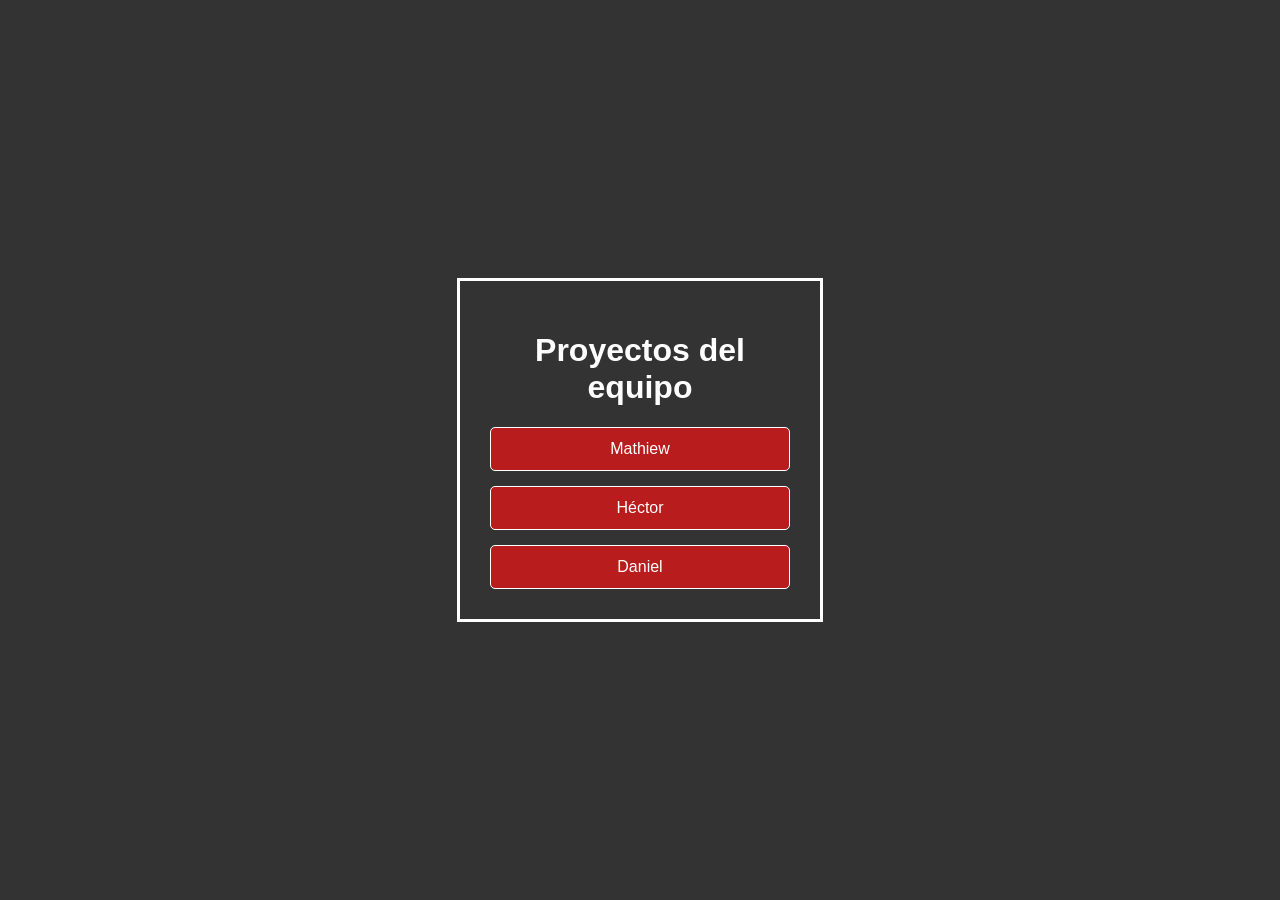
<file: index.html>
<!DOCTYPE html>
<html lang="es">
<head>
  <meta charset="UTF-8">
  <meta name="viewport" content="width=device-width, initial-scale=1.0">
  <title>Proyectos del equipo</title>
  <style>
    body {
      min-height: 100vh;
      margin: 0;
      display: flex;
      align-items: center;
      justify-content: center;
      background-color: #333;
      font-family: Arial, sans-serif;
    }

    #menu {
      width: 300px;
      padding: 30px;
      border: 3px solid white;
      text-align: center;
      color: white;
    }

    #menu a {
      display: block;
      margin-top: 15px;
      padding: 12px;
      border: 1px solid white;
      border-radius: 5px;
      background-color: #b91c1c;
      color: white;
      text-decoration: none;
    }

    #menu a:hover {
      background-color: #dc2626;
    }
  </style>
</head>
<body>
  <div id="menu">
    <h1>Proyectos del equipo</h1>
    <a href="Mathiew/index-Matt.html">Mathiew</a>
    <a href="Hector/index-Hector.html">Héctor</a>
    <a href="Daniel/index-Daniel.html">Daniel</a>
  </div>
</body>
</html>
</file>
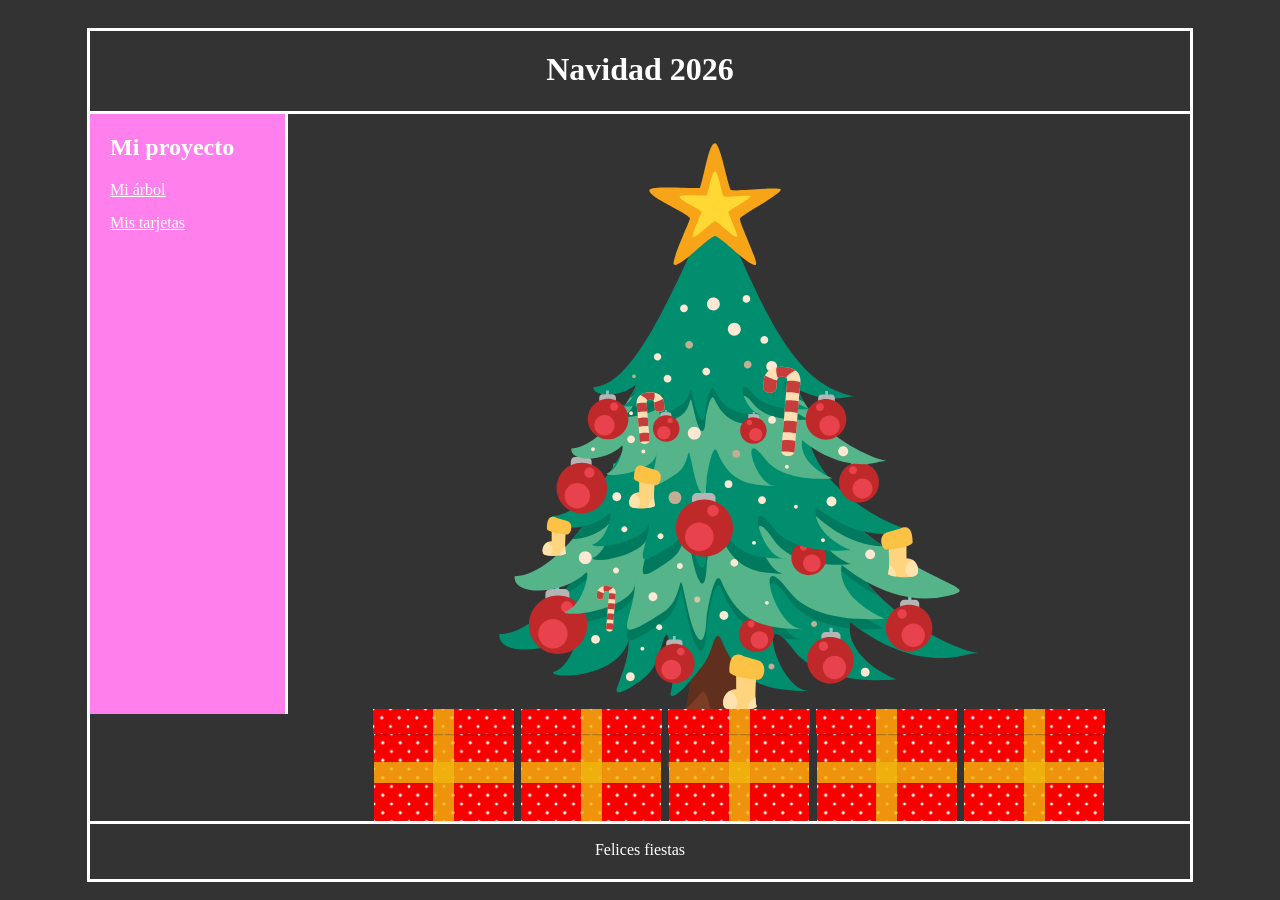
<file: Mathiew/index.html>
<!DOCTYPE html>
<html lang="es">
<head>
  <meta charset="UTF-8">
  <meta name="viewport" content="width=device-width, initial-scale=1.0">
  <title>Regalos de Navidad</title>
  <link rel="stylesheet" href="Style.css">
</head>
<body>
  <div id="contenedor">
    <div id="cabecera">
      <h1>Navidad 2026</h1>
    </div>

    <div id="menu">
      <h2>Mi proyecto</h2>
      <a href="index.html">Mi árbol</a>
      <a href="Tarjetas/Index.html">Mis tarjetas</a>
    </div>

    <div id="contenido" class="escena">
      <div class="arbol" aria-label="Árbol de Navidad"></div>

      <section class="regalos">
      <div class="regalo regalo-rojo">
        <div class="tapa"><span></span></div>
        <div class="promo">
          <p>Felices Fiestas</p>
          <h2>NAVIDAD 2026</h2>
        </div>
        <div class="caja"><span></span><span></span></div>
      </div>

      <div class="regalo regalo-azul">
        <div class="tapa"><span></span></div>
        <div class="promo">
          <p>Felices Fiestas</p>
          <h2>Navidad en familia</h2>
        </div>
        <div class="caja"><span></span><span></span></div>
      </div>

      <div class="regalo regalo-verde">
        <div class="tapa"><span></span></div>
        <div class="promo">
          <p>Felices Fiestas</p>
          <h2>Mis mejores deseos</h2>
        </div>
        <div class="caja"><span></span><span></span></div>
      </div>

      <div class="regalo regalo-dorado">
        <div class="tapa"><span></span></div>
        <div class="promo">
          <p>Felices Fiestas</p>
          <h2>Regalo especial</h2>
        </div>
        <div class="caja"><span></span><span></span></div>
      </div>

      <div class="regalo regalo-morado">
        <div class="tapa"><span></span></div>
        <div class="promo">
          <p>Felices Fiestas</p>
          <h2>Tu regalo 2026</h2>
        </div>
        <div class="caja"><span></span><span></span></div>
      </div>

      </section>
    </div>

    <div id="pie">
      <p>Felices fiestas</p>
    </div>
  </div>
</body>
</html>
</file>
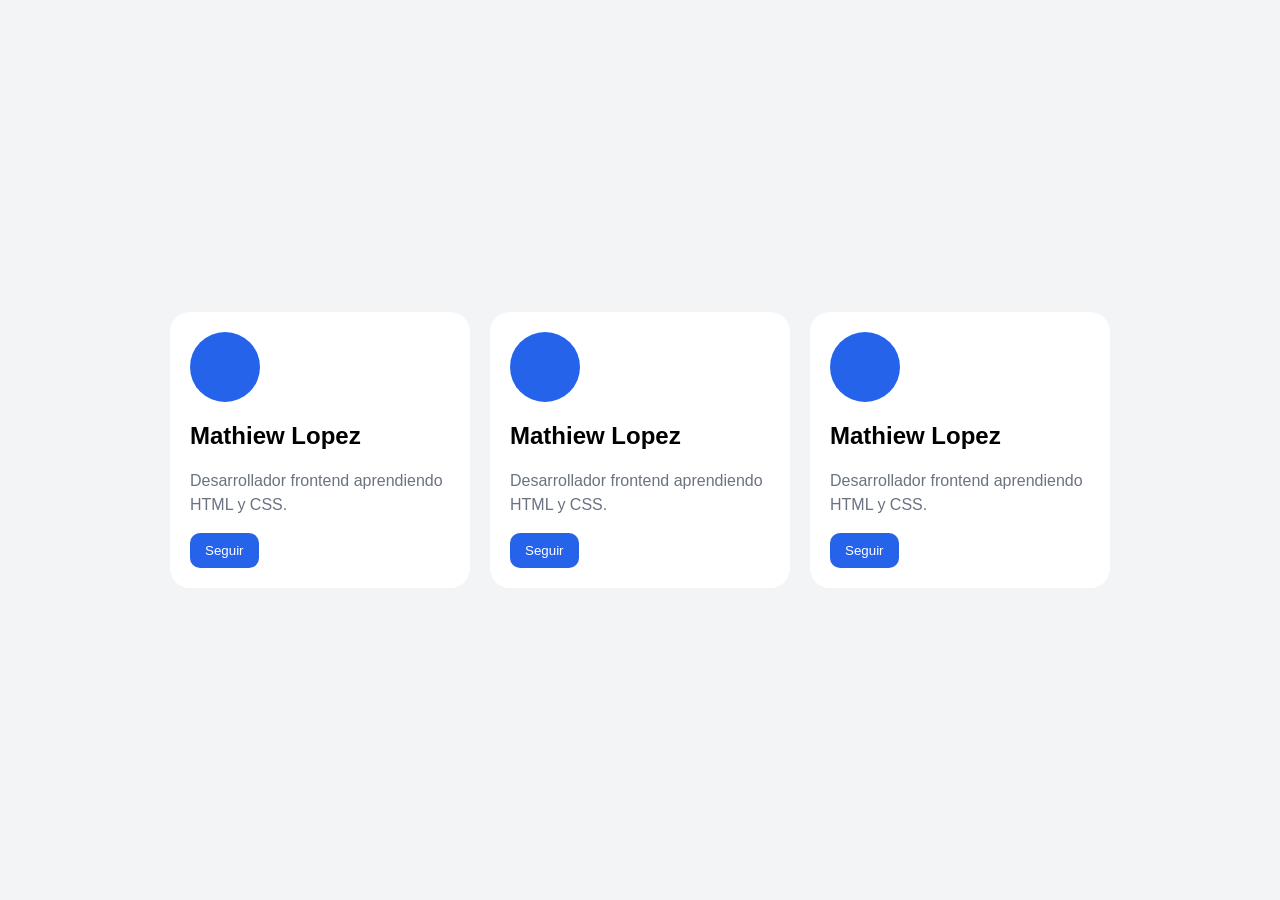
<file: Mathiew/Tarjetas/Index.html>
<!DOCTYPE html>
<html lang="es">
<head>
    <meta charset="UTF-8">
    <meta name="viewport" content="width=device-width, initial-scale=1.0">
    <title>Mi tarjeta</title>
    <style>
      :root {
        --fondo: #f3f4f6;
        --boton: #2563eb;
      }

      * {
        box-sizing: border-box;
      }

      html {
        font-size: 62.5%;
      }

      body {
        min-height: 100vh;
        margin: 0;
        padding: 2rem;
        display: flex;
        align-items: center;
        justify-content: center;
        gap: 2rem;
        background-color: var(--fondo);
        font-family: Arial, sans-serif;
        font-size: 16px;
      }

      .card {
        width: 100%;
        max-width: 30rem;
        padding: 2rem;
        background-color: white;
        border-radius: 2rem;
      }

      .profile-image {
        width: 7rem;
        height: 7rem;
        position: relative;
        background-color: var(--boton);
        border-radius: 50%;
      }

      p {
        line-height: 1.5;
        color: #6b7280;
      }

      button {
        padding: 1rem 1.5rem;
        border: none;
        border-radius: 1rem;
        background-color: var(--boton);
        color: white;
        cursor: pointer;
      }

      /* En teléfonos se muestra solamente la primera tarjeta */
      @media (max-width: 600px) {
        .card:not(:first-child) {
          display: none;
        }

        .card {
          max-width: 32rem;
        }
      }
    </style>
</head>
<body>
     <div class="card">

    <div class="profile-image">

    </div>

    <h2>Mathiew Lopez</h2>

    <p>
      Desarrollador frontend aprendiendo HTML y CSS.
    </p>

    <button>
      Seguir
    </button>

  </div>
  <div class="card">

    <div class="profile-image">

    </div>

    <h2>Mathiew Lopez</h2>

    <p>
      Desarrollador frontend aprendiendo HTML y CSS.
    </p>

    <button>
      Seguir
    </button>

  </div>
  <div class="card">

    <div class="profile-image">

    </div>

    <h2>Mathiew Lopez</h2>

    <p>
      Desarrollador frontend aprendiendo HTML y CSS.
    </p>

    <button>
      Seguir
    </button>

  </div>
</body>
</html>
</file>
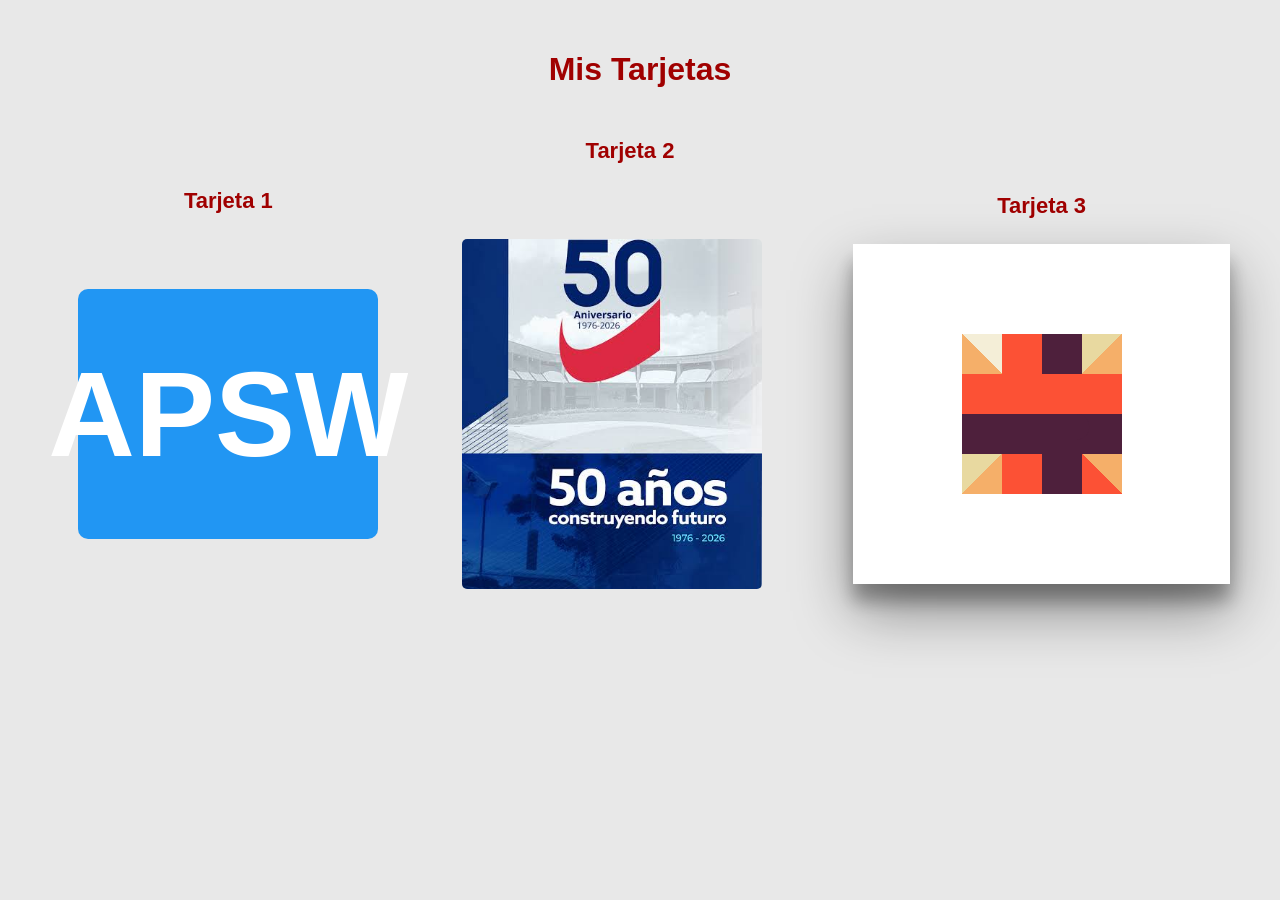
<file: Daniel/index-Daniel.html>
<!DOCTYPE html>
<html lang="es">

<head>
    <meta charset="UTF-8">
    <meta name="viewport" content="width=device-width, initial-scale=1.0">

    <title>Mis Tarjetas - APSW</title>

    <link rel="stylesheet" href="style.css">
    <link rel="stylesheet" href="css/Targeta1.css">
    <link rel="stylesheet" href="css/Targeta2.css">
    <link rel="stylesheet" href="css/Targeta3.css">

</head>

<body>

    <h1>Mis Tarjetas</h1>

    <div class="contenedor-tarjetas">

        <section class="tarjeta-uno">

            <h2>Tarjeta 1</h2>

            <div class="card-container">
                <div class="card">

                    <div class="front">
                        APSW
                    </div>

                </div>
            </div>

        </section>

        <section class="tarjeta-dos">

            <h2>Tarjeta 2</h2>

            <div class="contenedor">

                <div class="contenedor_tarjeta">

                    <figure>

                        <img
                            class="frontal"
                            src="imagen/tarjeta.jpg"
                            alt="Imagen de la tarjeta">

                        <figcaption class="trasera">

                            <h2 class="titulo">
                                Colegio Universitario de Cartago
                            </h2>

                            <hr>

                            <p>
                                Administración y Programación
                                de Sitios Web
                            </p>

                        </figcaption>

                    </figure>

                </div>

            </div>

        </section>

        <section class="tarjeta-tres">

            <h2>Tarjeta 3</h2>

            <div class="container">

                <div class="card">

                    <div class="front">

                        <div class="logo">
                            <span></span>
                        </div>

                    </div>

                    <div class="back">

                        <h1>
                            Colegio Universitario de Cartago
                            <span>CUC</span>
                        </h1>

                        <ul>
                            <li>+506-1111-1111</li>
                            <li>correo@ejemplo.com</li>
                            <li>www.cuc.ac.cr</li>
                        </ul>

                    </div>

                </div>

            </div>

        </section>

    </div>

</body>
</html>
</file>
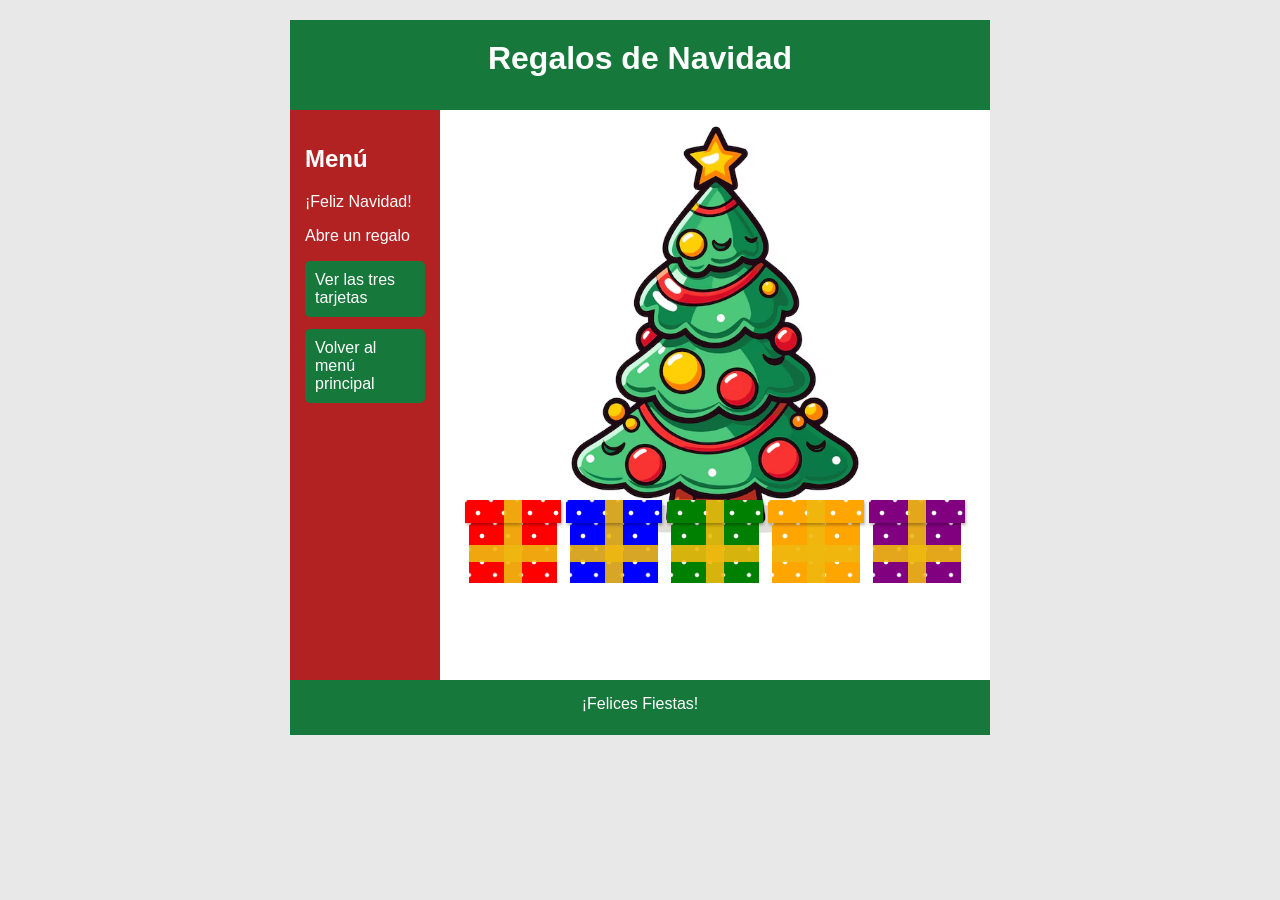
<file: HECTOR/index-Hector.html>
<!DOCTYPE html>
<html>
<head>
  <meta name="viewport" content="width=device-width, initial-scale=1">
  <link rel="stylesheet" href="Estilos.css">
</head>
<body>

<div id="contenedor">

  <div id="cabecera">
    <h1>Regalos de Navidad</h1>
  </div>

  <div id="menu">
    <h2>Menú</h2>
    <p>¡Feliz Navidad!</p>
    <p>Abre un regalo</p>
    <a href="Tarjeta.html">Ver las tres tarjetas</a>
    <a href="Menu.html">Volver al menú principal</a>
  </div>

  <div id="contenido">

    <div class="regalos">

      <div class="regalo regalo1">
        <div class="tapa"><span></span></div>
        <div class="promo">
          <p>Felices Fiestas</p>
          <h2>NAVIDAD 2022</h2>
        </div>
        <div class="caja"><span></span><span></span></div>
      </div>

      <div class="regalo regalo2">
        <div class="tapa"><span></span></div>
        <div class="promo">
          <p>Que nunca falte</p>
          <h2>La alegría</h2>
        </div>
        <div class="caja"><span></span><span></span></div>
      </div>

      <div class="regalo regalo3">
        <div class="tapa"><span></span></div>
        <div class="promo">
          <p>Un abrazo lleno de</p>
          <h2>Mucho cariño</h2>
        </div>
        <div class="caja"><span></span><span></span></div>
      </div>

      <div class="regalo regalo4">
        <div class="tapa"><span></span></div>
        <div class="promo">
          <p>Que tengas un año</p>
          <h2>Maravilloso</h2>
        </div>
        <div class="caja"><span></span><span></span></div>
      </div>

      <div class="regalo regalo5">
        <div class="tapa"><span></span></div>
        <div class="promo">
          <p>Te deseo mucha</p>
          <h2>Felicidad</h2>
        </div>
        <div class="caja"><span></span><span></span></div>
      </div>

    </div>

  </div>

  <div id="pie">
    <p>¡Felices Fiestas!</p>
  </div>

</div>

</body>
</html>
</file>
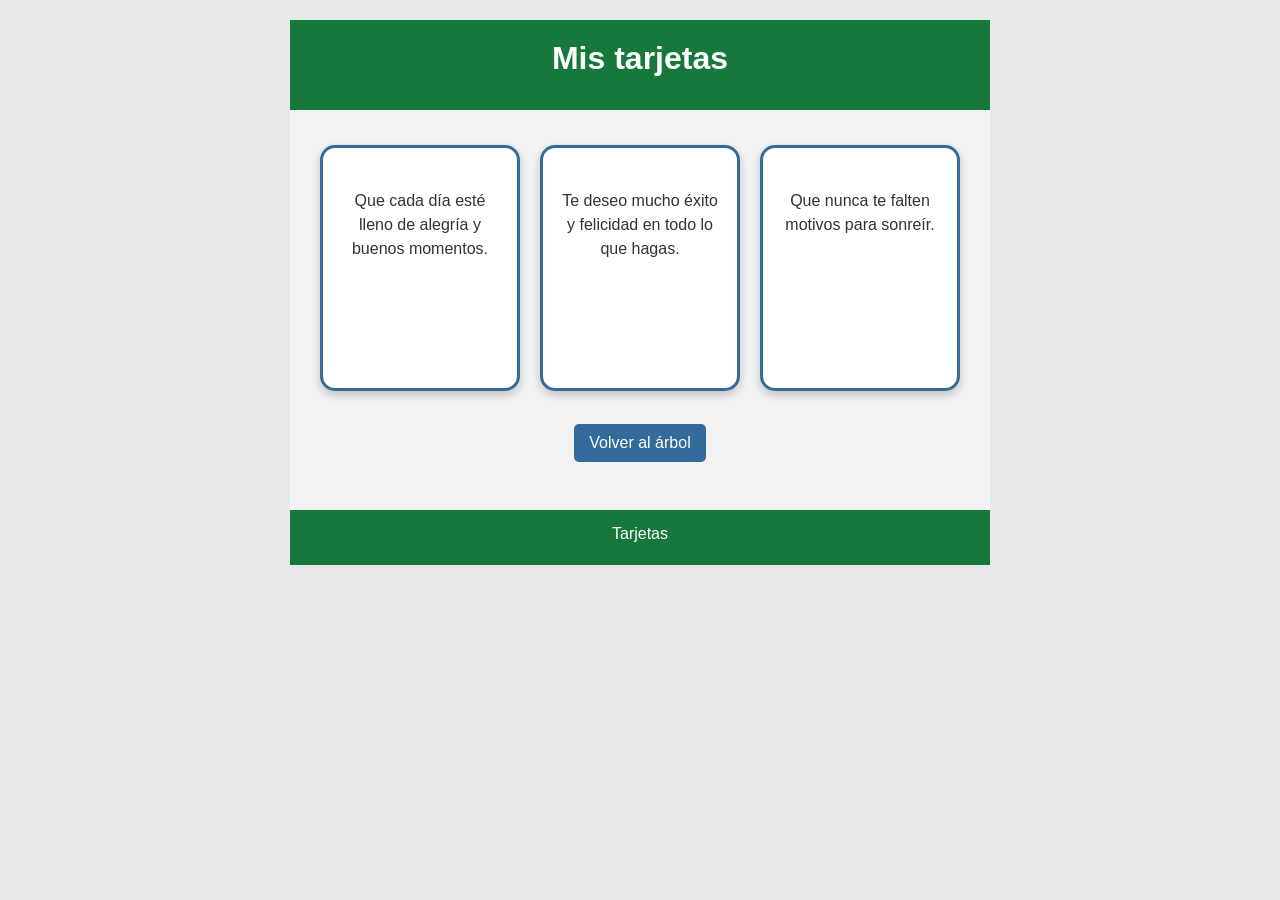
<file: HECTOR/Tarjeta.html>
<!DOCTYPE html>
<html>
<head>
  <meta name="viewport" content="width=device-width, initial-scale=1">
  <link rel="stylesheet" href="Estilos.css">
</head>
<body>

<div id="contenedor">

  <div id="cabecera">
    <h1>Mis tarjetas</h1>
  </div>

  <div class="pagina-tarjetas">

    <div class="tarjeta">
      <p>Que cada día esté lleno de alegría y buenos momentos.</p>
    </div>

    <div class="tarjeta">
      <p>Te deseo mucho éxito y felicidad en todo lo que hagas.</p>
    </div>

    <div class="tarjeta">
      <p>Que nunca te falten motivos para sonreír.</p>
    </div>

    <a class="volver" href="index.html">Volver al árbol</a>

  </div>

  <div id="pie">
    <p>Tarjetas</p>
  </div>

</div>

</body>
</html>
</file>
<file: Mathiew/Style.css>
body {
  background: #333;
  padding-top: 20px;
}

#contenedor {
  width: 1100px;
  max-width: 95%;
  margin: 0 auto;
  border: 3px solid white;
}

#cabecera {
  height: 80px;
  border-bottom: 3px solid white;
  color: white;
  text-align: center;
}

#cabecera h1 {
  margin: 0;
  padding-top: 20px;
}

#menu {
  float: left;
  width: 18%;
  min-height: 600px;
  padding: 20px;
  border-right: 3px solid white;
  box-sizing: border-box;
  color: white;
  background-color: #ff80ed;
}

#menu h2 {
  margin-top: 0;
}

#menu a {
  display: block;
  margin-bottom: 15px;
  color: white;
}

#contenido {
  float: left;
  width: 82%;
  min-height: 600px;
  box-sizing: border-box;
}

#pie {
  clear: both;
  height: 55px;
  border-top: 3px solid white;
  color: white;
  text-align: center;
}

#pie p {
  margin: 17px 0 0;
}

.escena {
  display: flex;
  flex-direction: column;
  align-items: center;
}

.arbol {
  width: min(700px, 100vw);
  height: min(700px, 100vw);
  background: url("christmas-tree-cartoon-decoration-by-Vexels.svg") center / contain no-repeat;
}

.regalos {
  display: flex;
  flex-wrap: nowrap;
  align-items: flex-end;
  gap: 12px;
  width: max-content;
  margin: -300px auto 0;
  zoom: 0.35;
}

.regalo {
  width: 410px;
  margin: 0 auto;
  cursor: pointer;
}
.caja, .tapa {
  background:
    -webkit-radial-gradient(white 10%, transparent 15.1%),
    -webkit-radial-gradient(white 7%, transparent 15.1%),
  #f80000;
  background-position: 0 0, 25px 25px;
  background-size: 50px 50px;
  position: relative;
  margin: 0 auto;
}
.caja {
  width: 400px;
  height: 250px;
}
.tapa {
  width: 400px;
  height: 70px;
  box-shadow: 1px 2px 3px rgba(0,0,0,0.2);
  z-index: 1;
  padding: 0 2px;
  background-color: #f80000;
  /* transiciones */
  top: 0;
  left: 0;
  transition: 
    top ease-out 0.5s,
    left ease-out 0.5s,
    transform ease-out 0.5s;
}
.caja span, .tapa span {
  position: absolute;
  display: block;
  background: rgba(239, 184, 16, 0.8);
  box-shadow: 1px 2px 3px rgba(0,0,0,0.1);
}
.caja span:first-child {
  width: 100%;
  height: 60px;
  top: 80px;
}
.caja span:last-child, .tapa span {
  width: 60px;
  height: 100%;
  left: 170px;
}
.tapa span {
  left: 172px;
}
.promo {
  font-size: 30px;
  color: white;
  font-family: Georgia, 'Times New Roman', Times, serif;
  text-align: center;
  position: relative;
  height: 0;
  top: 10px;
  transition: all ease-out 0.7s;
}
.promo p {
  font-size: 24px;
  margin: 0;
}
.promo h2 {
  font-size: 40px;
  margin: 0;
}

/* Efecto hover */
.regalo:hover .tapa {
  top: -100px;
  transform: rotateZ(10deg);
  left: 10px;
}
.regalo:hover .promo {
  top: -80px;
}
</file>
<file: Daniel/style.css>
* {
    box-sizing: border-box;
}

body {
    margin: 0;
    padding: 30px;
    background: #e8e8e8;
    font-family: Arial, sans-serif;
}

body > h1 {
    text-align: center;
    color: #a00000;
    margin-bottom: 50px;
}


.contenedor-tarjetas {
    width: 100%;
    max-width: 1200px;
    margin: auto;

    display: flex;
    flex-direction: row;
    justify-content: center;
    align-items: center;
    gap: 25px;
}


.tarjeta-uno,
.tarjeta-dos,
.tarjeta-tres {
    flex: 1 1 0;
    min-width: 0;
    text-align: center;
}

.tarjeta-uno h2,
.tarjeta-dos h2,
.tarjeta-tres h2 {
    color: #a00000;
    margin-bottom: 25px;
}


.tarjeta-uno .card-container {
    width: 100%;
    max-width: 300px;
    height: 200px;
    margin: auto;
    font-size: 65px;
}


.tarjeta-dos .contenedor {
    width: 100%;
    margin: 0;
}

.tarjeta-dos .contenedor_tarjeta {
    width: 100%;
    margin: 0;
}

.tarjeta-dos figure {
    width: 100%;
    max-width: 300px;
    height: 250px;
    margin: auto;
}


.tarjeta-tres .container {
    width: 100%;
    max-width: 300px;
    height: 200px;
    margin: auto;
}

.tarjeta-tres .logo {
    transform: scale(0.8);
}

.tarjeta-uno,
.tarjeta-dos,
.tarjeta-tres {
    display: flex;
    flex-direction: column;
    align-items: center;
    justify-content: flex-start;
    text-align: center;
}

.tarjeta-uno > h2,
.tarjeta-dos > h2,
.tarjeta-tres > h2 {
    display: block;
    width: 100%;
    text-align: center;
    margin: 0 0 25px 0;
    color: #a00000;
    font-size: 22px;
}


.tarjeta-uno .card-container,
.tarjeta-dos .contenedor,
.tarjeta-tres .container {
    margin-left: auto;
    margin-right: auto;
}

@media (max-width: 900px) {
    .contenedor-tarjetas {
        flex-wrap: wrap;
    }

    .tarjeta-uno,
    .tarjeta-dos,
    .tarjeta-tres {
        flex: 1 1 300px;
        margin-bottom: 40px;
    }
}


@media (max-width: 600px) {
    body {
        padding: 15px;
    }

    .contenedor-tarjetas {
        flex-direction: column;
        gap: 40px;
    }

    .tarjeta-uno,
    .tarjeta-dos,
    .tarjeta-tres {
        width: 100%;
    }
}
</file>
<file: Daniel/css/Targeta1.css>
.tarjeta-uno .card-container {
    font-family: 'Open Sans', sans-serif;
    font-size: 120px;
    font-weight: bold;
    width: 400px;
    height: 250px;
    margin: 50px auto;
    border-radius: 10px;
    perspective: 1400px;
}

.tarjeta-uno .card {
    position: relative;
    height: 100%;
    width: 100%;
    border-radius: 10px;
    transform-style: preserve-3d;
}

.tarjeta-uno .front,
.tarjeta-uno .back {
    display: flex;
    width: 100%;
    height: 100%;
    border-radius: 10px;
    justify-content: center;
    align-items: center;
    backface-visibility: hidden;
}

.tarjeta-uno .front {
    color: #fff;
    background: #2196f3;
}

.tarjeta-uno .back {
    position: absolute;
    top: 0;
    left: 0;
    transform: rotateY(180deg);
    color: #2196f3;
    background: #fff;
}
</file>
<file: Daniel/css/Targeta2.css>
.tarjeta-dos .contenedor {
    max-width: 1200px;
    margin: 30px auto;
    display: flex;
    flex-direction: row;
    flex-wrap: wrap;
    justify-content: center;
}

.tarjeta-dos .contenedor_tarjeta {
    margin: 20px;
}

.tarjeta-dos .contenedor_tarjeta:hover figure {
    transform: perspective(600px) rotateY(180deg);
    box-shadow: 0 2px 10px 2px rgba(0, 0, 0, 0.25);
}

.tarjeta-dos figure {
    width: 300px;
    height: 350px;
    margin: 0;
    position: relative;
    transition: all ease .5s;
    transform-style: preserve-3d;
    transform: perspective(600px) rotateY(0deg);
}

.tarjeta-dos figure .frontal,
.tarjeta-dos figure .trasera {
    width: 100%;
    height: 100%;
    border-radius: 5px;
    transition: all ease .5s;
}

.tarjeta-dos figure .frontal {
    display: block;
    background: #000;
    object-fit: cover;
}

.tarjeta-dos figure .trasera {
    position: absolute;
    top: 0;
    left: 0;
    padding: 20px;
    color: #fff;
    transform: perspective(600px) rotateY(180deg);
    backface-visibility: hidden;
    overflow: auto;

    background: linear-gradient(
        to bottom,
        rgba(223, 234, 241, 0.7) 0%,
        #0f6390 100%
    );
}

.tarjeta-dos figure .trasera .titulo {
    color: #fff;
    font-weight: normal;
    margin-bottom: 20px;
    font-family: 'Roboto', sans-serif;
    font-size: 24px;
}

.tarjeta-dos figure .trasera hr {
    height: 2px;
    background: #fff;
    border: none;
    margin-bottom: 20px;
    opacity: .5;
}

.tarjeta-dos figure .trasera p {
    font-family: 'Open Sans', sans-serif;
    line-height: 22px;
    font-size: 14px;
}

@media screen and (max-width: 992px) {
    .tarjeta-dos figure .trasera {
        backface-visibility: visible;
        transform: perspective(600px) rotateY(0deg);
    }

    .tarjeta-dos .contenedor_tarjeta:hover figure {
        transform: perspective(600px) rotateY(0deg);
    }
}
</file>
<file: Daniel/css/Targeta3.css>
.tarjeta-tres {
    width: 100%;
    display: flex;
    justify-content: center;
    padding: 40px 10px;
}

.tarjeta-tres .container {
    width: 600px;
    height: 340px;
    max-width: 100%;
    perspective: 1000px;
}

.tarjeta-tres .card {
    width: 100%;
    height: 100%;
    box-shadow:
        0 27px 55px 0 rgba(0, 0, 0, 0.4),
        0 17px 17px 0 rgba(0, 0, 0, 0.3);

    position: relative;
    transform: rotate(0deg);
    transform-origin: 100% 0%;
    transform-style: preserve-3d;
    transition: .8s ease-in-out;
}

.tarjeta-tres .logo {
    width: 200px;
    height: 200px;
    position: relative;

    background:
        linear-gradient(45deg, #F5AF69 50%, #F4EED7 50.9%),
        linear-gradient(90deg, #FC5135 50%, #4E203C 50%),
        linear-gradient(-45deg, #F5AF69 50%, #E8D9A0 50.9%),
        linear-gradient(#FC5135 50%, #4E203C 50%),
        linear-gradient(-45deg, #F5AF69 50%, #E8D9A0 50.9%),
        linear-gradient(90deg, #FC5135 50%, #4E203C 50%),
        linear-gradient(45deg, #FC5135 50%, #F5AF69 50.9%);

    background-size:
        50px 50px,
        100px 50px,
        50px 50px,
        200px 100px,
        50px 50px,
        100px 50px,
        50px 50px;

    background-repeat: no-repeat;

    background-position:
        0 0,
        50px 0,
        150px 0,
        0 50px,
        0 150px,
        50px 150px,
        150px 150px;
}

.tarjeta-tres .logo span {
    display: block;
    background: #4E203C;
    width: 29px;
    height: 32px;
    position: absolute;
    top: 99.5px;
    left: 130px;
    border-radius: 0 50% 50% 0;
}

.tarjeta-tres .front,
.tarjeta-tres .back {
    position: absolute;
    top: 0;
    left: 0;
    width: 100%;
    height: 100%;
    background: white;
    backface-visibility: hidden;
}

.tarjeta-tres .front {
    display: flex;
    justify-content: center;
    align-items: center;
    z-index: 2;
    transform: rotateY(0deg);
}

.tarjeta-tres .back {
    transform: rotateY(-180deg);
    font-family: 'Arimo', sans-serif;
}

.tarjeta-tres .container:hover .card {
    transform: rotateY(180deg) translateX(100%);
    cursor: pointer;
}

.tarjeta-tres .back ul {
    margin: 0;
    width: 100%;
    list-style: none;
    position: absolute;
    bottom: 30px;
    left: 0;
    padding: 0 1%;
}

.tarjeta-tres .back ul::after {
    content: '';
    display: table;
    clear: both;
}

.tarjeta-tres .back li {
    width: 31.333%;
    margin: 0 1%;
    float: left;
    padding: 10px;
    border: 2px solid #FC5135;
    border-radius: 4px;
    position: relative;
    text-align: center;
    color: #4E203C;
    font-size: 13px;
}

.tarjeta-tres .back li::before {
    position: absolute;
    top: -25px;
    left: 50%;
    margin-left: -15px;
    width: 30px;
    height: 30px;
    background: #FC5135;
    color: white;
    line-height: 30px;
    text-align: center;
    border-radius: 50%;
    font-family: FontAwesome;
}

.tarjeta-tres .back li:nth-child(1)::before {
    content: "\f095";
}

.tarjeta-tres .back li:nth-child(2)::before {
    content: "\f003";
}

.tarjeta-tres .back li:nth-child(3)::before {
    content: "\f0c1";
}

.tarjeta-tres .back h1 {
    color: #FC5135;
    text-transform: uppercase;
    font-weight: 400;
    line-height: 1;
    margin-top: 110px;
    text-align: center;
    font-size: 32px;
}

.tarjeta-tres .back h1 span {
    color: #4E203C;
    display: block;
    font-size: .45em;
    letter-spacing: 3px;
}

@media (max-width: 650px) {
    .tarjeta-tres .container {
        height: 280px;
    }

    .tarjeta-tres .back h1 {
        font-size: 23px;
        margin-top: 65px;
    }

    .tarjeta-tres .back li {
        font-size: 10px;
        padding: 5px 2px;
    }
}
</file>
<file: HECTOR/Estilos.css>
* {
  box-sizing: border-box;
}

body {
  margin: 0;
  padding: 20px;
  background-color: #e8e8e8;
  font-family: Arial, sans-serif;
}

#contenedor {
  width: 700px;
  margin: 0 auto;
  background-color: white;
}

/* Encabezado */
#cabecera {
  width: 700px;
  min-height: 90px;
  padding: 20px;
  color: white;
  text-align: center;
  background-color: #16783b;
}

#cabecera h1 {
  margin: 0;
}

/* Menú principal con los nombres */
.menu-principal {
  min-height: 400px;
  padding: 40px 20px;
  text-align: center;
  background-color: #f2f2f2;
}

.menu-principal h2 {
  color: #333;
}

.menu-principal a {
  display: block;
  width: 100%;
  max-width: 350px;
  margin: 15px auto;
  padding: 14px;
  color: white;
  background-color: #356b9a;
  text-decoration: none;
  border-radius: 6px;
}

.menu-principal a:hover {
  background-color: #244b6d;
}

/* Menú lateral del árbol */
#menu {
  float: left;
  width: 150px;
  height: 570px;
  padding: 15px;
  color: white;
  background-color: #b22222;
}

#menu a {
  display: block;
  margin-top: 12px;
  padding: 10px;
  color: white;
  background-color: #16783b;
  text-decoration: none;
  border-radius: 5px;
}

#menu a:hover,
.volver:hover {
  background-color: #105b2d;
}

/* Área del árbol */
#contenido {
  float: left;
  width: 550px;
  height: 570px;
  padding-top: 390px;
  background-color: white;
  background-image: url("arbol.jpg");
  background-repeat: no-repeat;
  background-position: center top;
  background-size: auto 440px;
}

/* Regalos */
.regalos {
  display: flex;
  flex-wrap: nowrap;
  justify-content: center;
  gap: 3px;
  width: 100%;
}

.regalo {
  position: relative;
  flex: 0 0 98px;
  height: 100px;
  cursor: pointer;
}

.caja,
.tapa {
  background-image:
    radial-gradient(white 10%, transparent 15.1%),
    radial-gradient(white 7%, transparent 15.1%);
  background-position: 0 0, 13px 13px;
  background-size: 26px 26px;
  position: relative;
  margin: 0 auto;
}

.caja {
  width: 88px;
  height: 60px;
  z-index: 1;
}

.tapa {
  width: 96px;
  height: 23px;
  top: 0;
  left: 0;
  z-index: 3;
  box-shadow: 1px 2px 3px rgba(0, 0, 0, 0.3);
  transition:
    top 0.5s ease,
    left 0.5s ease,
    transform 0.5s ease;
}

.caja span,
.tapa span {
  position: absolute;
  display: block;
  background-color: rgba(239, 184, 16, 0.9);
}

.caja span:first-child {
  width: 100%;
  height: 17px;
  top: 22px;
}

.caja span:last-child,
.tapa span {
  width: 18px;
  height: 100%;
  left: 35px;
}

.tapa span {
  left: 39px;
}

/* Frases de los regalos */
.promo {
  width: 100%;
  position: absolute;
  top: 42px;
  z-index: 2;
  color: white;
  font-family: Georgia, "Times New Roman", Times, serif;
  text-align: center;
  text-shadow: 1px 1px 3px black;
  opacity: 0;
  transition:
    top 0.7s ease,
    opacity 0.5s ease;
}

.promo p {
  margin: 0;
  font-size: 10px;
}

.promo h2 {
  margin: 2px 0 0;
  font-size: 12px;
}

/* Abrir los regalos */
.regalo:hover .tapa {
  top: -30px;
  left: 4px;
  transform: rotate(8deg);
}

.regalo:hover .promo {
  top: 24px;
  opacity: 1;
}

/* Colores de los regalos */
.regalo1 .caja,
.regalo1 .tapa {
  background-color: red;
}

.regalo2 .caja,
.regalo2 .tapa {
  background-color: blue;
}

.regalo3 .caja,
.regalo3 .tapa {
  background-color: green;
}

.regalo4 .caja,
.regalo4 .tapa {
  background-color: orange;
}

.regalo5 .caja,
.regalo5 .tapa {
  background-color: purple;
}

/* Página de las tres tarjetas */
.pagina-tarjetas {
  display: flex;
  flex-wrap: wrap;
  justify-content: center;
  align-items: stretch;
  gap: 20px;
  min-height: 400px;
  padding: 35px 20px;
  background-color: #f2f2f2;
}

.tarjeta {
  flex: 1 1 180px;
  max-width: 200px;
  min-height: 220px;
  padding: 25px 15px;
  color: #333;
  text-align: center;
  background-color: white;
  border: 3px solid #356b9a;
  border-radius: 15px;
  box-shadow: 0 4px 10px rgba(0, 0, 0, 0.2);
}

.tarjeta h2 {
  color: #356b9a;
  font-size: 22px;
}

.tarjeta p {
  font-size: 16px;
  line-height: 1.5;
}

.tarjeta .firma {
  margin-top: 20px;
  font-style: italic;
}

.volver {
  align-self: center;
  display: inline-block;
  padding: 10px 15px;
  color: white;
  background-color: #356b9a;
  text-decoration: none;
  border-radius: 5px;
}

/* Pie de página */
#pie {
  clear: both;
  width: 700px;
  min-height: 55px;
  padding: 15px;
  color: white;
  text-align: center;
  background-color: #16783b;
}

#pie p {
  margin: 0;
}

/* Ajustes para pantallas pequeñas */
@media (max-width: 740px) {
  body {
    padding: 10px;
  }

  #contenedor,
  #cabecera,
  #pie {
    width: 100%;
  }

  #menu {
    float: none;
    width: 100%;
    height: auto;
    padding: 10px 15px;
  }

  #contenido {
    float: none;
    width: 100%;
    height: 570px;
  }

  .regalos {
    transform: scale(0.85);
    transform-origin: top center;
  }

  .tarjeta {
    flex: 1 1 200px;
    max-width: 350px;
  }
}

@media (max-width: 480px) {
  #contenido {
    height: 500px;
    padding-top: 340px;
    background-size: auto 380px;
  }

  .regalos {
    transform: scale(0.65);
  }

  .pagina-tarjetas {
    flex-direction: column;
    align-items: center;
  }

  .tarjeta {
    width: 100%;
    max-width: 350px;
    flex: none;
  }
}
</file>
